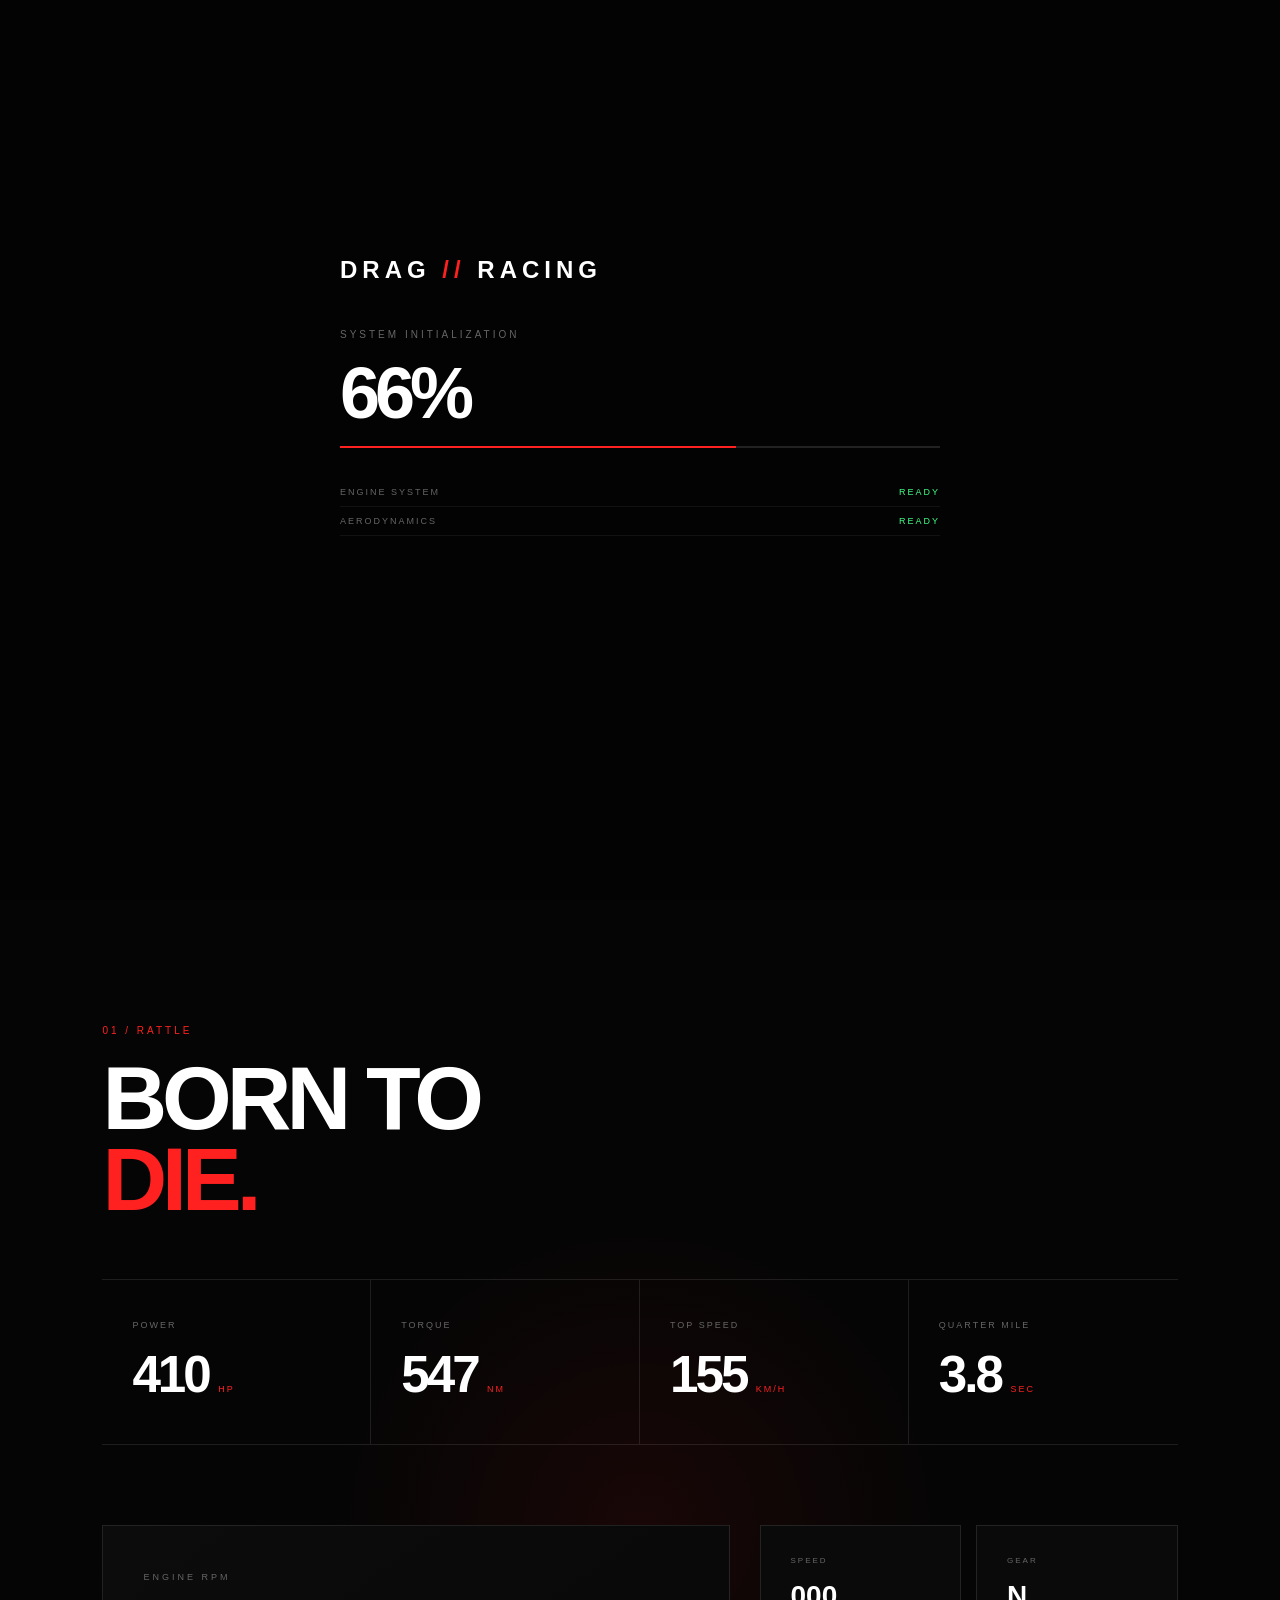
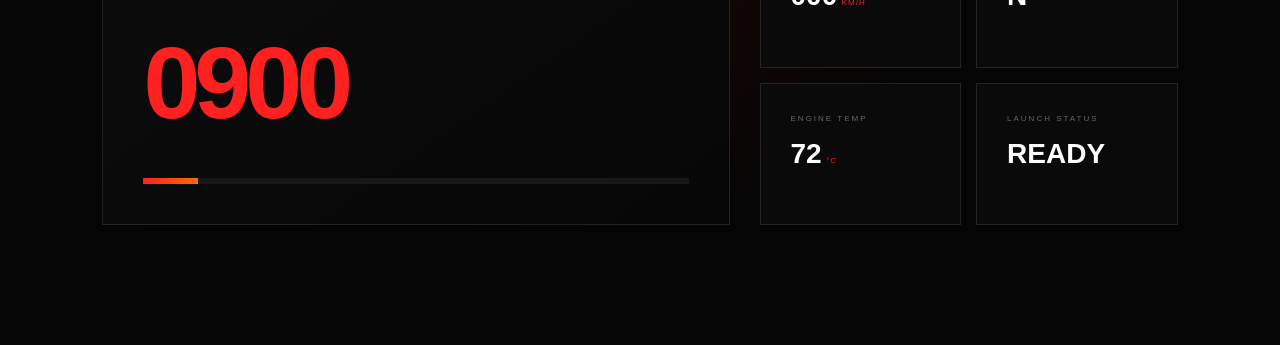
<file: index.html>
<!DOCTYPE html>
<html lang="en">
<head>
    <meta charset="UTF-8">
    <meta name="viewport" content="width=device-width, initial-scale=1.0">
    <title>DRAG // RACING</title>

    <link rel="stylesheet" href="css/style.css">
    <link rel="stylesheet" href="css/loading.css">
    <link rel="stylesheet" href="css/navbar.css">
    <link rel="stylesheet" href="css/hero.css">
    <link rel="stylesheet" href="css/performance.css">
</head>

<body>
    <div id="loading-screen">
        <div class="loading-container">
            <div class="loading-logo">
                DRAG <span>//</span> RACING
            </div>
            <div class="loading-info">
                <p>SYSTEM INITIALIZATION</p>
                <div class="loading-number">
                    <span id="loading-number">00</span>%
                </div>
            </div>
            <div class="loading-bar">
                <div id="loading-progress"></div>
            </div>
            <div class="system-checks">
                <div>
                    <span>ENGINE SYSTEM</span>
                    <strong>READY</strong>
                </div>
                <div>
                    <span>AERODYNAMICS</span>
                    <strong>READY</strong>
                </div>
            </div>
            <div id="system-ready">
                SYSTEM READY
            </div>
            <button id="enter-site">
                ENTER
            </button>
        </div>
    </div>
    <header id="navbar">
        <div class="nav-logo">
            DRAG <span>//</span> RACING
        </div>
        <nav class="nav-links">
            <a href="#hero">
                HOME
            </a>
            <a href="explore.html">
                MACHINES
            </a>
            <a href="#performance">
                PERFORMANCE
            </a>
        </nav>
    </header>
    <main>
        <section id="hero">
            <div class="race-background">
            <div class="race-sky"></div>
            <div class="race-horizon"></div>
            <div class="race-road">
                <div class="road-lines"></div>
            </div>
            <div class="road-glow"></div>
            <div class="speed-streaks">
                <span></span>
                <span></span>
                <span></span>
                <span></span>
                <span></span>
                <span></span>
                <span></span>
                <span></span>
                <span></span>
                <span></span>
            </div>
            </div>
            <div class="hero-grid"></div>
            <div class="hero-content">
                <div class="hero-label">
                    <span></span>
                    HIGH PERFORMANCE DRAG RACING
                </div>
                <h1>
                    BUILT
                    <br>
                    <span>FOR THE RACE.</span>
                </h1>
                <p>LET'S MOVE INTO THE WORLD OF RACING!!</p>
                <div class="hero-buttons">
                    <button class="primary-button">
                        EXPLORE THE CAR
                    </button>
                    <button type="button" class="secondary-button" id="engine-button">
                        START ENGINE
                    </button>
                </div>
                <div class="gear-controls">
                    <span>
                        GEAR CONTROL
                    </span>
                    <div class="gear-keys">
                        <div>
                            N
                        </div>
                        <div>
                            1
                        </div>
                        <div>
                            2
                        </div>
                        <div>
                            3
                        </div>
                        <div>
                            4
                        </div>
                        <div>
                            5
                        </div>
                        <div>
                            6
                        </div>
                    </div>
                    <p>
                        PRESS 1–6 TO SHIFT
                    </p>
                </div>
            </div>
            <div class="hero-car-container">
                <div class="car-glow"></div>
                <div class="drag-car">
                    <img
                        src="assets/images/ferrari.png"
                        alt="Ferrari drag racing car"
                    >
                    <div class="exhaust-glow"></div>
                </div>
                <div class="hero-telemetry">
                    <div>
                        <span>
                            POWER
                        </span>
                        <strong id="hero-power">
                            900
                        </strong>
                        <small>
                            HP
                        </small>
                    </div>
                    <div>
                        <span>
                            SPEED
                        </span>
                        <strong id="hero-speed">
                            000
                        </strong>
                        <small>
                            KM/H
                        </small>
                    </div>
                    <div>
                        <span>
                            RPM
                        </span>
                        <strong id="hero-rpm">
                            0900
                        </strong>
                        <small>
                            RPM
                        </small>
                    </div>
                    <div>
                        <span>
                            GEAR
                        </span>
                        <strong id="hero-gear">
                            N
                        </strong>
                        <small>
                            SHIFT
                        </small>
                    </div>
                </div>
            </div>
        </section>
        <section id="performance">
            <div class="performance-header">
                <span>
                    01 / RATTLE
                </span>
                <h2>
                    BORN TO
                    <strong>
                        DIE.
                    </strong>
                </h2>
            </div>
            <div class="performance-stats">
                <div class="performance-stat">
                    <span>
                        POWER
                    </span>
                    <strong data-target="900">
                        0
                    </strong>
                    <small>
                        HP
                    </small>
                </div>
                <div class="performance-stat">
                    <span>
                        TORQUE
                    </span>
                    <strong data-target="1200">
                        0
                    </strong>
                    <small>
                        NM
                    </small>
                </div>
                <div class="performance-stat">
                    <span>
                        TOP SPEED
                    </span>
                    <strong data-target="340">
                        0
                    </strong>
                    <small>
                        KM/H
                    </small>
                </div>
                <div class="performance-stat">
                    <span>
                        QUARTER MILE
                    </span>
                    <strong data-target="8.4">
                        0
                    </strong>
                    <small>
                        SEC
                    </small>
                </div>
            </div>
            <div class="telemetry">
                <div class="rpm-panel">
                    <span class="panel-label">
                        ENGINE RPM
                    </span>
                    <div class="rpm-number">
                        <span id="rpm-value">
                            0900
                        </span>
                    </div>
                    <div class="rpm-bar">
                        <div id="rpm-progress"></div>
                    </div>
                </div>
                <div class="dashboard-data">
                    <div class="dashboard-box">
                        <span>
                            SPEED
                        </span>
                        <strong id="speed-value">
                            000
                        </strong>
                        <small>
                            KM/H
                        </small>
                    </div>
                    <div class="dashboard-box">
                        <span>
                            GEAR
                        </span>
                        <strong id="gear-value">
                            N
                        </strong>
                    </div>
                    <div class="dashboard-box">
                        <span>
                            ENGINE TEMP
                        </span>
                        <strong id="temperature-value">
                            72
                        </strong>
                        <small>
                            °C
                        </small>
                    </div>
                    <div class="dashboard-box">
                        <span>
                            LAUNCH STATUS
                        </span>
                        <strong id="launch-status">
                            READY
                        </strong>
                    </div>
                </div>
            </div>
        </section>
    </main>
    <script src="js/loading.js"></script>
    <script src="js/navbar.js"></script>
    <script src="js/hero.js"></script>
    <script src="js/performance.js"></script>
    <script src="js/telemetry.js"></script>
</body>
</html>
</file>
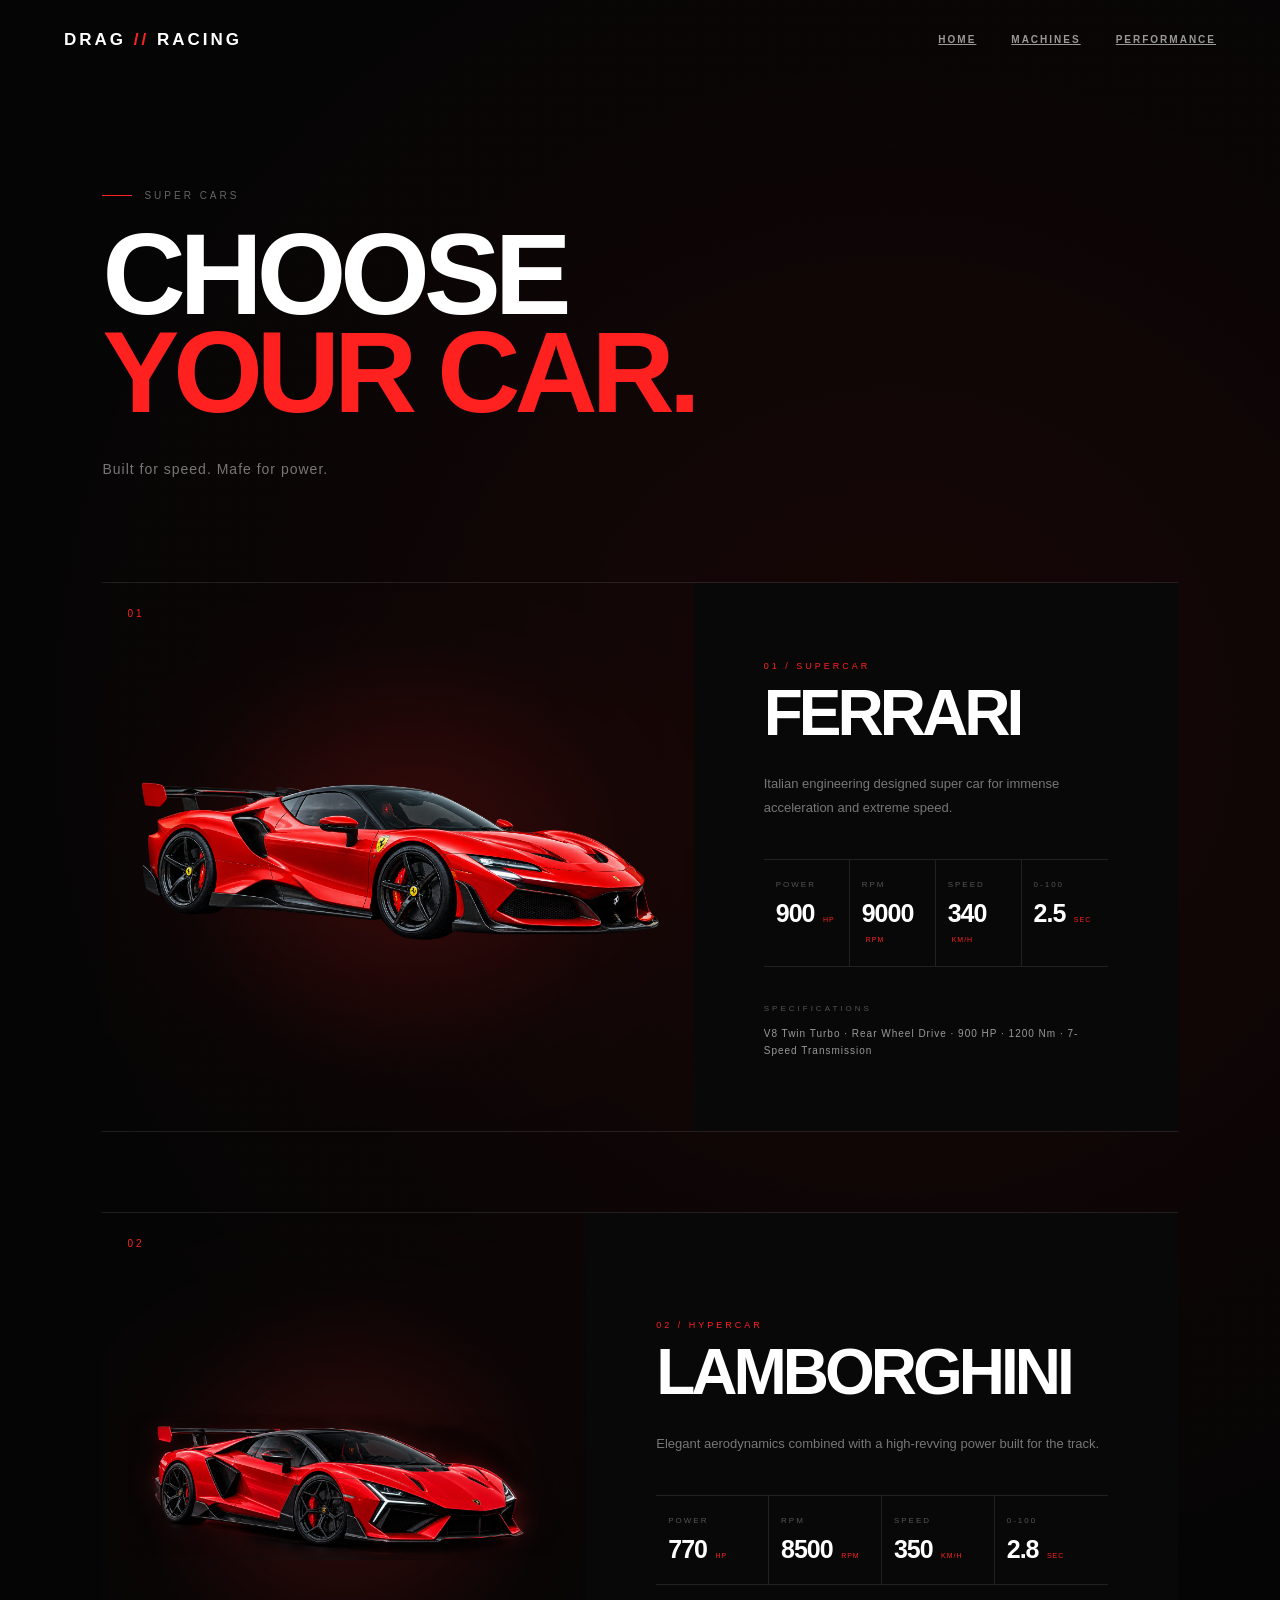
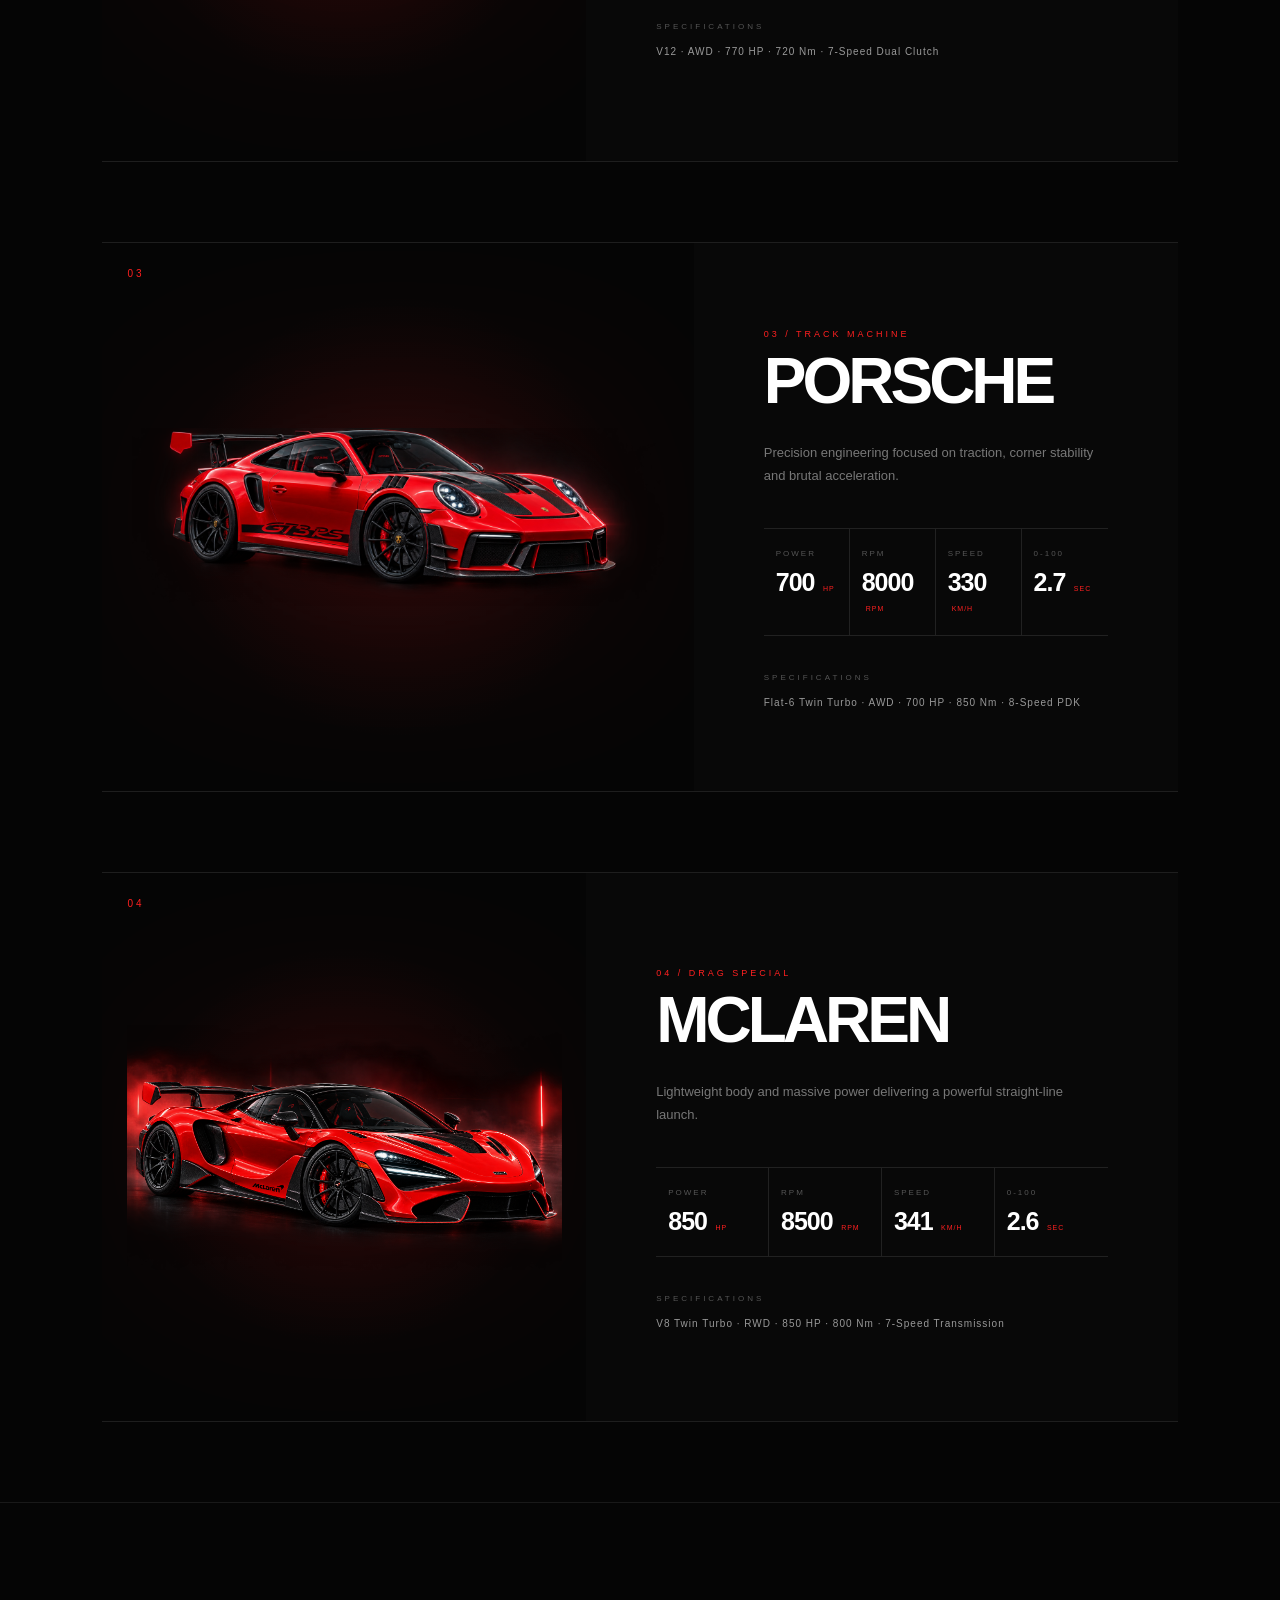
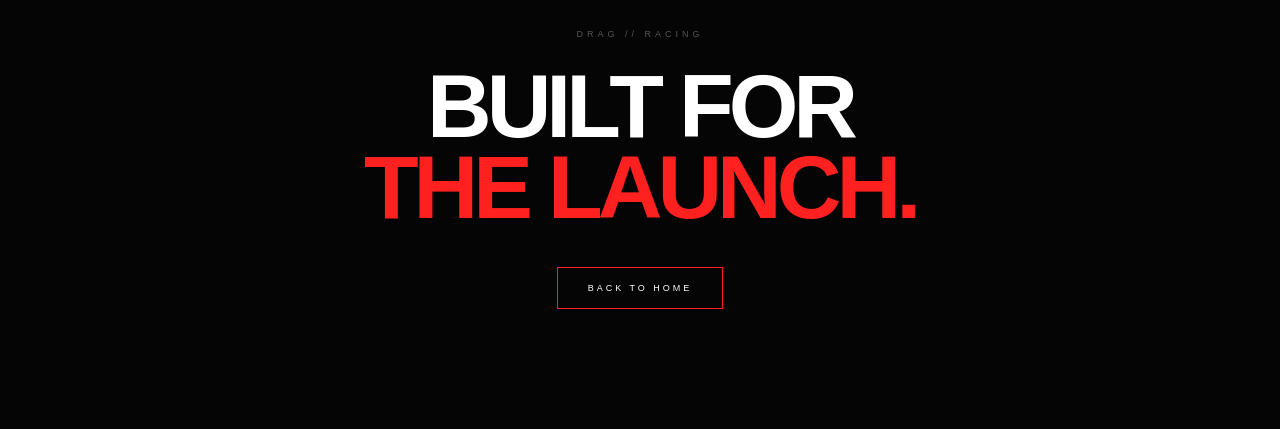
<file: explore.html>
<!DOCTYPE html>
<html lang="en">
<head>
    <meta charset="UTF-8">
    <meta name="viewport" content="width=device-width, initial-scale=1.0">

    <title>DRAG // MACHINES</title>

    <link rel="stylesheet" href="css/style.css">
    <link rel="stylesheet" href="css/navbar.css">
    <link rel="stylesheet" href="css/explore.css">
</head>

<body>

<header id="navbar">

    <div class="nav-logo">
        DRAG <span>//</span> RACING
    </div>

    <nav class="nav-links">

        <a href="index.html">
            HOME
        </a>

        <a href="explore.html">
            MACHINES
        </a>

        <a href="index.html#performance">
            PERFORMANCE
        </a>

    </nav>
</header>


<main class="machines-page">

    <section class="machines-hero">

        <div class="machines-label">
            <span></span>
            SUPER CARS
        </div>

        <h1>
            CHOOSE
            <span>YOUR CAR.</span>
        </h1>

        <p>
            Built for speed. Mafe for power.
        </p>

    </section>


    <section class="cars-section">

        <div class="car-card">

            <div class="car-number">
                01
            </div>

            <div class="car-image">
                <img
                    src="assets/images/ferrari.png"
                    alt="Ferrari racing car"
                >
            </div>

            <div class="car-info">

                <div class="car-title">
                    <span>01 / SUPERCAR</span>
                    <h2>FERRARI</h2>
                </div>

                <div class="car-description">
                    Italian engineering designed super car
                    for immense acceleration and extreme speed.
                </div>

                <div class="car-specs">

                    <div>
                        <span>POWER</span>
                        <strong>900</strong>
                        <small>HP</small>
                    </div>

                    <div>
                        <span>RPM</span>
                        <strong>9000</strong>
                        <small>RPM</small>
                    </div>

                    <div>
                        <span>SPEED</span>
                        <strong>340</strong>
                        <small>KM/H</small>
                    </div>

                    <div>
                        <span>0-100</span>
                        <strong>2.5</strong>
                        <small>SEC</small>
                    </div>

                </div>

                <div class="specification">

                    <span>SPECIFICATIONS</span>

                    <p>
                        V8 Twin Turbo · Rear Wheel Drive ·
                        900 HP · 1200 Nm · 7-Speed Transmission
                    </p>

                </div>

            </div>

        </div>


        <div class="car-card reverse">

            <div class="car-number">
                02
            </div>

            <div class="car-image">
                <img
                    src="assets/images/lamborghini.png"
                    alt="Lamborghini racing car"
                >
            </div>

            <div class="car-info">

                <div class="car-title">
                    <span>02 / HYPERCAR</span>
                    <h2>LAMBORGHINI</h2>
                </div>

                <div class="car-description">
                    Elegant aerodynamics combined with a
                    high-revving power built for the track.
                </div>

                <div class="car-specs">

                    <div>
                        <span>POWER</span>
                        <strong>770</strong>
                        <small>HP</small>
                    </div>

                    <div>
                        <span>RPM</span>
                        <strong>8500</strong>
                        <small>RPM</small>
                    </div>

                    <div>
                        <span>SPEED</span>
                        <strong>350</strong>
                        <small>KM/H</small>
                    </div>

                    <div>
                        <span>0-100</span>
                        <strong>2.8</strong>
                        <small>SEC</small>
                    </div>

                </div>

                <div class="specification">

                    <span>SPECIFICATIONS</span>

                    <p>
                        V12 · AWD · 770 HP · 720 Nm ·
                        7-Speed Dual Clutch
                    </p>

                </div>

            </div>

        </div>


        <div class="car-card">

            <div class="car-number">
                03
            </div>

            <div class="car-image">
                <img
                    src="assets/images/porsche.png"
                    alt="Porsche racing car"
                >
            </div>

            <div class="car-info">

                <div class="car-title">
                    <span>03 / TRACK MACHINE</span>
                    <h2>PORSCHE</h2>
                </div>

                <div class="car-description">
                    Precision engineering focused on traction,
                    corner stability and brutal acceleration.
                </div>

                <div class="car-specs">

                    <div>
                        <span>POWER</span>
                        <strong>700</strong>
                        <small>HP</small>
                    </div>

                    <div>
                        <span>RPM</span>
                        <strong>8000</strong>
                        <small>RPM</small>
                    </div>

                    <div>
                        <span>SPEED</span>
                        <strong>330</strong>
                        <small>KM/H</small>
                    </div>

                    <div>
                        <span>0-100</span>
                        <strong>2.7</strong>
                        <small>SEC</small>
                    </div>

                </div>

                <div class="specification">

                    <span>SPECIFICATIONS</span>

                    <p>
                        Flat-6 Twin Turbo · AWD · 700 HP ·
                        850 Nm · 8-Speed PDK
                    </p>

                </div>

            </div>

        </div>


        <div class="car-card reverse">

            <div class="car-number">
                04
            </div>

            <div class="car-image">
                <img
                    src="assets/images/mclaren.png"
                    alt="McLaren racing car"
                >
            </div>

            <div class="car-info">

                <div class="car-title">
                    <span>04 / DRAG SPECIAL</span>
                    <h2>MCLAREN</h2>
                </div>

                <div class="car-description">
                    Lightweight body and massive power
                    delivering a powerful straight-line launch.
                </div>

                <div class="car-specs">

                    <div>
                        <span>POWER</span>
                        <strong>850</strong>
                        <small>HP</small>
                    </div>

                    <div>
                        <span>RPM</span>
                        <strong>8500</strong>
                        <small>RPM</small>
                    </div>

                    <div>
                        <span>SPEED</span>
                        <strong>341</strong>
                        <small>KM/H</small>
                    </div>

                    <div>
                        <span>0-100</span>
                        <strong>2.6</strong>
                        <small>SEC</small>
                    </div>

                </div>

                <div class="specification">

                    <span>SPECIFICATIONS</span>

                    <p>
                        V8 Twin Turbo · RWD · 850 HP ·
                        800 Nm · 7-Speed Transmission
                    </p>

                </div>

            </div>

        </div>

    </section>


    <section class="machines-footer">

        <span>DRAG // RACING</span>

        <h2>
            BUILT FOR
            <strong>THE LAUNCH.</strong>
        </h2>

        <a href="index.html">
            BACK TO HOME
        </a>

    </section>

</main>


<script src="js/navbar.js"></script>

</body>
</html>
</file>
<file: css/style.css>
* {
    margin: 0;
    padding: 0;
    box-sizing: border-box;
}

html {
    scroll-behavior: smooth;
}

body {
    background: #050505;
    color: #fff;
    font-family: Arial, Helvetica, sans-serif;
    overflow-x: hidden;
}

button {
    font-family: inherit;
    cursor: pointer;
}

#main-content {
    min-height: 100vh;
    display: flex;
    align-items: center;
    justify-content: center;
}

#main-content h1 {
    margin-top: 60px;
    font-size: clamp(40px, 8vw, 120px);
    font-weight: 800;
    letter-spacing: -4px;
}

::selection {
    background: #ff2020;
    color: #fff;
}

::-webkit-scrollbar {
    width: 6px;
}

::-webkit-scrollbar-track {
    background: #050505;
}

::-webkit-scrollbar-thumb {
    background: #ff2020;
}
html,
body {
    cursor: url("../assets/gear.svg") 20 20, auto;
}

button,
a {
    cursor: url("../assets/gear.svg") 20 20, pointer;
}
</file>
<file: css/loading.css>
#loading-screen {
    position: fixed;
    inset: 0;
    z-index: 9999;
    display: flex;
    align-items: center;
    justify-content: center;
    background: #030303;
    opacity: 1;
    visibility: visible;
    pointer-events: auto;
    transition: opacity 1s ease, visibility 1s ease;
}

.loading-container {
    width: min(600px, 85%);
}

.loading-logo {
    margin-bottom: 45px;
    font-size: 24px;
    font-weight: 800;
    letter-spacing: 5px;
}

.loading-logo span {
    color: #ff2020;
}

.loading-info p {
    margin-bottom: 12px;
    color: #666;
    font-size: 10px;
    letter-spacing: 3px;
}

.loading-number {
    margin-bottom: 12px;
    font-size: 72px;
    font-weight: 800;
    letter-spacing: -5px;
}

.loading-bar {
    width: 100%;
    height: 2px;
    background: #222;
}

#loading-progress {
    width: 0;
    height: 100%;
    background: #ff2020;
    transition: width 0.1s linear;
}

.system-checks {
    margin-top: 30px;
}

.system-checks div {
    display: flex;
    justify-content: space-between;
    padding: 9px 0;
    border-bottom: 1px solid rgba(255, 255, 255, 0.06);
    color: #666;
    font-size: 9px;
    letter-spacing: 2px;
}

.system-checks strong {
    color: #42ff88;
    font-weight: 500;
}

#system-ready {
    margin-top: 30px;
    color: #ff2020;
    font-size: 11px;
    letter-spacing: 4px;
    opacity: 0;
    transform: translateY(10px);
    transition: 0.5s ease;
}

#enter-site {
    margin-top: 25px;
    padding: 14px 35px;
    border: 1px solid #ff2020;
    background: transparent;
    color: #fff;
    font-size: 10px;
    letter-spacing: 3px;
    opacity: 0;
    transform: translateY(10px);
    transition: 0.5s ease;
    cursor: pointer;
}

#enter-site:hover {
    background: #ff2020;
    transform: translateY(-2px);
}

#loading-screen.hide {
    opacity: 0;
    visibility: hidden;
    pointer-events: none;
}
</file>
<file: css/navbar.css>
#navbar {
    position: fixed;
    top: 0;
    left: 0;
    width: 100%;
    height: 80px;
    z-index: 1000;
    display: flex;
    align-items: center;
    justify-content: space-between;
    padding: 0 5%;
    border-bottom: 1px solid transparent;
    transition: 0.4s ease;
}

#navbar.scrolled {
    background: rgba(5, 5, 5, 0.85);
    border-bottom: 1px solid rgba(255, 255, 255, 0.1);
    backdrop-filter: blur(15px);
}

.nav-logo {
    font-size: 17px;
    font-weight: 800;
    letter-spacing: 3px;
    white-space: nowrap;
}

.nav-logo span {
    color: #ff2020;
}

.nav-links {
    display: flex;
    align-items: center;
    gap: 35px;
}

.nav-links a {
    position: relative;
    color: #999;
    font-size: 10px;
    font-weight: 600;
    letter-spacing: 2px;
    transition: 0.3s ease;
}

.nav-links a::after {
    content: "";
    position: absolute;
    left: 0;
    bottom: -8px;
    width: 0;
    height: 1px;
    background: #ff2020;
    transition: 0.3s ease;
}

.nav-links a:hover {
    color: #fff;
    transform: translateY(-2px);
}

.nav-links a:hover::after {
    width: 100%;
}

.nav-right {
    display: flex;
    align-items: center;
    gap: 25px;
}

.live-status {
    display: flex;
    align-items: center;
    gap: 8px;
    color: #aaa;
    font-size: 9px;
    font-weight: 600;
    letter-spacing: 2px;
}

.live-status span {
    width: 6px;
    height: 6px;
    border-radius: 50%;
    background: #ff2020;
    box-shadow: 0 0 10px #ff2020;
    animation: livePulse 1.5s infinite;
}

.menu-button {
    width: 38px;
    height: 38px;
    border: 1px solid rgba(255, 255, 255, 0.2);
    background: transparent;
    color: #fff;
    font-size: 16px;
    transition: 0.3s ease;
}

.menu-button:hover {
    border-color: #ff2020;
    color: #ff2020;
}
</file>
<file: css/hero.css>
#hero {
    min-height: 100vh;
    position: relative;
    display: flex;
    align-items: center;
    overflow: hidden;
    background:
        radial-gradient(
            circle at 75% 45%,
            rgba(255, 20, 20, 0.14),
            transparent 30%
        ),
        linear-gradient(
            120deg,
            #050505 0%,
            #090909 55%,
            #020202 100%
        );
}

.race-background {
    position: absolute;
    inset: 0;
    z-index: 0;
    overflow: hidden;
    pointer-events: none;
}

.race-sky {
    position: absolute;
    inset: 0;
    z-index: 0;
    background:
        radial-gradient(
            circle at 70% 35%,
            rgba(255, 40, 20, 0.12),
            transparent 25%
        ),
        linear-gradient(
            to bottom,
            #020202 0%,
            #080808 55%,
            #111111 100%
        );
}

.race-horizon {
    position: absolute;
    left: 0;
    right: 0;
    bottom: 38%;
    height: 1px;
    z-index: 3;
    background: rgba(255, 255, 255, 0.12);
    box-shadow:
        0 0 30px rgba(255, 32, 32, 0.25);
}

.race-road {
    position: absolute;
    left: -20%;
    right: -20%;
    bottom: -30%;
    height: 70%;
    z-index: 1;
    transform: perspective(600px) rotateX(62deg);
    transform-origin: center bottom;
    background:
        linear-gradient(
            90deg,
            transparent 0%,
            rgba(255, 255, 255, 0.025) 49.5%,
            rgba(255, 255, 255, 0.08) 50%,
            rgba(255, 255, 255, 0.025) 50.5%,
            transparent 100%
        ),
        #080808;
}

.road-lines {
    position: absolute;
    inset: -200px 0 0;
    z-index: 2;
    background-image:
        linear-gradient(
            to bottom,
            transparent 0px,
            transparent 70px,
            rgba(255, 255, 255, 0.18) 70px,
            rgba(255, 255, 255, 0.18) 74px,
            transparent 74px,
            transparent 160px
        );
    background-size: 100% 160px;
    background-position: 0 0;
    animation: roadMove 0.8s linear infinite;
    will-change: background-position;
}

@keyframes roadMove {
    from {
        background-position: 0 0;
    }

    to {
        background-position: 0 160px;
    }
}

.road-glow {
    position: absolute;
    left: 50%;
    bottom: -10%;
    width: 45%;
    height: 45%;
    z-index: 3;
    transform: translateX(-50%);
    background: rgba(255, 32, 32, 0.08);
    filter: blur(100px);
    pointer-events: none;
}

.hero-grid {
    position: absolute;
    inset: 0;
    z-index: 2;
    opacity: 0.16;
    pointer-events: none;
    background-image:
        linear-gradient(
            rgba(255, 255, 255, 0.05) 1px,
            transparent 1px
        ),
        linear-gradient(
            90deg,
            rgba(255, 255, 255, 0.05) 1px,
            transparent 1px
        );
    background-size: 70px 70px;
    transform:
        perspective(500px)
        rotateX(60deg)
        scale(1.5);
    transform-origin: center bottom;
    will-change: transform;
}

.hero-grid::after {
    content: "";
    position: absolute;
    inset: 0;
    background:
        linear-gradient(
            to top,
            #050505,
            transparent 60%
        );
}

.hero-content {
    position: relative;
    z-index: 30;
    width: 50%;
    margin-left: 8%;
    padding-top: 70px;
    will-change: transform;
}

.hero-label {
    display: flex;
    align-items: center;
    gap: 10px;
    margin-bottom: 25px;
    color: #777;
    font-size: 10px;
    letter-spacing: 3px;
}

.hero-label span {
    width: 28px;
    height: 1px;
    background: #ff2020;
}

.hero-content h1 {
    margin: 0;
    font-size: clamp(60px, 8vw, 125px);
    line-height: 0.85;
    font-weight: 900;
    letter-spacing: -6px;
}

.hero-content h1 span {
    color: #ff2020;
}

.hero-content > p {
    max-width: 450px;
    margin-top: 30px;
    color: #888;
    font-size: 14px;
    line-height: 1.8;
    letter-spacing: 1px;
}

.hero-buttons {
    position: relative;
    z-index: 100;
    display: flex;
    gap: 15px;
    margin-top: 35px;
}

.hero-buttons button {
    position: relative;
    z-index: 101;
    padding: 16px 25px;
    border: 1px solid rgba(255, 255, 255, 0.2);
    background: transparent;
    color: #fff;
    font-family: inherit;
    font-size: 9px;
    font-weight: 600;
    letter-spacing: 2px;
    cursor: pointer;
    transition:
        background 0.3s ease,
        color 0.3s ease,
        border-color 0.3s ease,
        transform 0.3s ease,
        box-shadow 0.3s ease;
    pointer-events: auto;
}

.primary-button {
    background: #ff2020 !important;
    border-color: #ff2020 !important;
    color: #fff !important;
}

.primary-button:hover {
    background: #d90000 !important;
    border-color: #d90000 !important;
    transform: translateY(-3px);
    box-shadow:
        0 10px 30px rgba(255, 32, 32, 0.25);
}

.secondary-button {
    background: transparent;
    border-color: #ff2020 !important;
    color: #ff2020;
}

.secondary-button:hover {
    background: #ff2020;
    color: #fff;
    transform: translateY(-3px);
}

.secondary-button.engine-active {
    background: #ff2020 !important;
    border-color: #ff2020 !important;
    color: #fff !important;
    box-shadow:
        0 0 30px rgba(255, 32, 32, 0.35);
}

.gear-controls {
    position: relative;
    z-index: 100;
    margin-top: 30px;
}

.gear-controls > span {
    color: #555;
    font-size: 8px;
    letter-spacing: 3px;
}

.gear-keys {
    display: flex;
    gap: 6px;
    margin-top: 10px;
}

.gear-keys div {
    width: 34px;
    height: 34px;
    display: flex;
    align-items: center;
    justify-content: center;
    border: 1px solid #333;
    background: #0b0b0b;
    color: #777;
    font-size: 9px;
    cursor: pointer;
    user-select: none;
    transition:
        background 0.2s ease,
        color 0.2s ease,
        border-color 0.2s ease,
        box-shadow 0.2s ease;
    pointer-events: auto;
}

.gear-keys div:hover {
    border-color: #ff2020;
    color: #fff;
}

.gear-keys div.active {
    border-color: #ff2020;
    background: #ff2020;
    color: #fff;
    box-shadow:
        0 0 15px rgba(255, 32, 32, 0.4);
}

.gear-controls p {
    margin-top: 8px;
    color: #444;
    font-size: 7px;
    letter-spacing: 2px;
}

.hero-car-container {
    position: absolute;
    right: 2%;
    bottom: 11%;
    width: 55%;
    height: 60%;
    z-index: 15;
    display: flex;
    align-items: center;
    justify-content: center;
    pointer-events: none;
}

.car-glow {
    position: absolute;
    width: 60%;
    height: 30%;
    z-index: 1;
    background: #ff2020;
    filter: blur(100px);
    opacity: 0.12;
    transform: rotate(-8deg);
    transition:
        opacity 0.3s ease,
        transform 0.3s ease;
    pointer-events: none;
}

.drag-car {
    position: relative;
    z-index: 5;
    width: 600px;
    height: 350px;
    display: flex;
    align-items: center;
    justify-content: center;
    opacity: 1;
    visibility: visible;
    transform: translateX(0) skewX(-5deg);
    transition: margin-left 0.08s linear;
    will-change: transform, margin-left;
    pointer-events: none;
}

.drag-car img {
    display: block;
    width: 100%;
    height: 100%;
    object-fit: contain;
    object-position: center;
    user-select: none;
    pointer-events: none;
    -webkit-user-drag: none;
    visibility: visible;
    opacity: 1;
}

.exhaust-glow {
    position: absolute;
    left: 3%;
    bottom: 30%;
    width: 75px;
    height: 25px;
    z-index: 6;
    background: #ff2020;
    filter: blur(20px);
    opacity: 0.35;
    transition: opacity 0.3s ease;
    pointer-events: none;
}

.drag-car.hero-engine-start {
    animation: engineShake 0.12s infinite;
}

@keyframes engineShake {
    0% {
        transform:
            translateX(var(--car-x, 0px))
            skewX(-5deg);
    }

    25% {
        transform:
            translateX(
                calc(var(--car-x, 0px) - 2px)
            )
            skewX(-5deg);
    }

    50% {
        transform:
            translateX(
                calc(var(--car-x, 0px) + 2px)
            )
            skewX(-5deg);
    }

    75% {
        transform:
            translateX(
                calc(var(--car-x, 0px) - 1px)
            )
            skewX(-5deg);
    }

    100% {
        transform:
            translateX(var(--car-x, 0px))
            skewX(-5deg);
    }
}

.drag-car.driving {
    animation: drivingShake 0.12s infinite alternate;
}

@keyframes drivingShake {
    from {
        transform:
            translateX(var(--car-x, 0px))
            skewX(-5deg);
    }

    to {
        transform:
            translateX(
                calc(var(--car-x, 0px) + 4px)
            )
            skewX(-5deg);
    }
}

#hero.engine-running .car-glow {
    opacity: 0.25;
    animation:
        glowPulse 0.35s infinite alternate;
}

@keyframes glowPulse {
    from {
        transform:
            rotate(-8deg)
            scale(0.9);
    }

    to {
        transform:
            rotate(-8deg)
            scale(1.1);
    }
}

#hero.engine-running .race-horizon {
    box-shadow:
        0 0 25px rgba(255, 32, 32, 0.4),
        0 0 60px rgba(255, 32, 32, 0.2);
}

#hero.engine-running .road-lines {
    animation-duration: 0.18s;
}

#hero.engine-running .exhaust-glow {
    opacity: 0.9;
    animation:
        exhaustPulse 0.1s infinite alternate;
}

@keyframes exhaustPulse {
    from {
        transform: scaleX(0.7);
        opacity: 0.4;
    }

    to {
        transform: scaleX(1.4);
        opacity: 1;
    }
}

.hero-telemetry {
    position: absolute;
    right: 5%;
    bottom: 5%;
    z-index: 40;
    display: flex;
    gap: 45px;
    will-change: transform;
    pointer-events: none;
}

.hero-telemetry div {
    display: flex;
    flex-direction: column;
    gap: 5px;
}

.hero-telemetry span {
    color: #555;
    font-size: 8px;
    letter-spacing: 2px;
}

.hero-telemetry strong {
    font-size: 25px;
    font-weight: 700;
}

.hero-telemetry small {
    color: #ff2020;
    font-size: 8px;
    letter-spacing: 2px;
}

.scroll-indicator {
    position: absolute;
    left: 8%;
    bottom: 35px;
    z-index: 40;
    display: flex;
    align-items: center;
    gap: 15px;
    color: #555;
    font-size: 8px;
    letter-spacing: 3px;
    pointer-events: none;
}

.scroll-line {
    position: relative;
    width: 60px;
    height: 1px;
    overflow: hidden;
    background: #ff2020;
}

.scroll-line::after {
    content: "";
    position: absolute;
    left: -100%;
    top: 0;
    width: 100%;
    height: 100%;
    background: #fff;
    animation: scrollLine 2s infinite;
}

@keyframes scrollLine {
    0% {
        left: -100%;
    }

    50% {
        left: 0;
    }

    100% {
        left: 100%;
    }
}

@media (max-width: 1100px) {
    .hero-content {
        width: 55%;
        margin-left: 6%;
    }

    .hero-car-container {
        right: -5%;
        width: 58%;
    }

    .drag-car {
        width: 520px;
        height: 310px;
    }

    .hero-telemetry {
        right: 4%;
        gap: 25px;
    }
}

@media (max-width: 800px) {
    #hero {
        min-height: 100vh;
        align-items: flex-start;
    }

    .hero-content {
        width: 90%;
        margin-left: 5%;
        padding-top: 120px;
    }

    .hero-content h1 {
        font-size: clamp(55px, 15vw, 90px);
    }

    .hero-car-container {
        right: -15%;
        bottom: 14%;
        width: 80%;
        height: 38%;
    }

    .drag-car {
        width: 430px;
        height: 250px;
    }

    .hero-telemetry {
        right: 5%;
        bottom: 4%;
        gap: 20px;
    }

    .hero-telemetry strong {
        font-size: 20px;
    }

    .scroll-indicator {
        display: none;
    }
}

@media (max-width: 550px) {
    .hero-content {
        padding-top: 100px;
    }

    .hero-content h1 {
        font-size: 52px;
        letter-spacing: -3px;
    }

    .hero-buttons {
        flex-wrap: wrap;
    }

    .gear-controls {
        margin-top: 20px;
    }

    .hero-car-container {
        right: -30%;
        bottom: 15%;
        width: 100%;
    }

    .drag-car {
        width: 380px;
        height: 220px;
    }

    .hero-telemetry {
        left: 5%;
        right: auto;
        bottom: 3%;
        gap: 15px;
    }

    .hero-telemetry strong {
        font-size: 17px;
    }
}

.speed-streaks {
    position: absolute;
    inset: 0;
    z-index: 4;
    pointer-events: none;
    overflow: hidden;
    opacity: 0;
    transition: opacity 0.3s ease;
}

.speed-streaks span {
    position: absolute;
    top: -20%;
    width: 2px;
    height: 120px;
    background: linear-gradient(
        to bottom,
        transparent,
        rgba(255, 255, 255, 0.7),
        transparent
    );
    filter: blur(0.5px);
    animation: speedStreakMove 0.45s linear infinite;
}

.speed-streaks span:nth-child(1) {
    left: 8%;
    animation-delay: 0.1s;
}

.speed-streaks span:nth-child(2) {
    left: 18%;
    animation-delay: 0.3s;
}

.speed-streaks span:nth-child(3) {
    left: 29%;
    animation-delay: 0.05s;
}

.speed-streaks span:nth-child(4) {
    left: 41%;
    animation-delay: 0.2s;
}

.speed-streaks span:nth-child(5) {
    left: 52%;
    animation-delay: 0.4s;
}

.speed-streaks span:nth-child(6) {
    left: 63%;
    animation-delay: 0.15s;
}

.speed-streaks span:nth-child(7) {
    left: 74%;
    animation-delay: 0.35s;
}

.speed-streaks span:nth-child(8) {
    left: 82%;
    animation-delay: 0.08s;
}

.speed-streaks span:nth-child(9) {
    left: 91%;
    animation-delay: 0.25s;
}

.speed-streaks span:nth-child(10) {
    left: 96%;
    animation-delay: 0.45s;
}

@keyframes speedStreakMove {
    from {
        transform: translateY(-150px) scaleY(0.5);
        opacity: 0;
    }

    20% {
        opacity: 0.8;
    }

    80% {
        opacity: 0.8;
    }

    to {
        transform: translateY(900px) scaleY(1.5);
        opacity: 0;
    }
}

#hero.engine-running .speed-streaks {
    animation: streakIntensity 0.3s infinite alternate;
}

@keyframes streakIntensity {
    from {
        filter: blur(0);
    }

    to {
        filter: blur(1px);
    }
}
</file>
<file: css/performance.css>
#performance {
    min-height: 100vh;
    padding-bottom: 120px;
    background:
        radial-gradient(circle at 50% 60%, rgba(255, 20, 20, 0.08), transparent 35%),
        #050505;
}

.performance-header {
    padding: 120px 8% 60px;
}

.performance-header span {
    color: #ff2020;
    font-size: 10px;
    letter-spacing: 3px;
}

.performance-header h2 {
    margin-top: 20px;
    max-width: 800px;
    font-size: clamp(50px, 7vw, 100px);
    line-height: 0.9;
    letter-spacing: -5px;
}

.performance-header h2 strong {
    display: block;
    color: #ff2020;
}

.performance-stats {
    width: 84%;
    margin: auto;
    display: grid;
    grid-template-columns: repeat(4, 1fr);
    border-top: 1px solid rgba(255, 255, 255, 0.1);
    border-bottom: 1px solid rgba(255, 255, 255, 0.1);
}

.performance-stat {
    position: relative;
    padding: 40px 30px;
    border-right: 1px solid rgba(255, 255, 255, 0.1);
}

.performance-stat:last-child {
    border-right: none;
}

.performance-stat span {
    display: block;
    margin-bottom: 15px;
    color: #666;
    font-size: 9px;
    letter-spacing: 2px;
}

.performance-stat strong {
    font-size: clamp(35px, 4vw, 60px);
    font-weight: 800;
    letter-spacing: -3px;
}

.performance-stat small {
    margin-left: 5px;
    color: #ff2020;
    font-size: 9px;
    letter-spacing: 2px;
}

.telemetry {
    width: 84%;
    margin: 80px auto 0;
    display: grid;
    grid-template-columns: 1.5fr 1fr;
    gap: 30px;
}

.rpm-panel {
    position: relative;
    padding: 40px;
    min-height: 300px;
    border: 1px solid rgba(255, 255, 255, 0.1);
    background: linear-gradient(145deg, #0c0c0c, #070707);
}

.panel-label {
    color: #666;
    font-size: 9px;
    letter-spacing: 3px;
}

.rpm-number {
    margin-top: 40px;
    font-size: clamp(60px, 8vw, 110px);
    font-weight: 800;
    letter-spacing: -6px;
}

.rpm-number span {
    color: #ff2020;
}

.rpm-bar {
    position: absolute;
    left: 40px;
    right: 40px;
    bottom: 40px;
    height: 6px;
    background: #181818;
    overflow: hidden;
}

#rpm-progress {
    width: 0;
    height: 100%;
    background: linear-gradient(90deg, #ff2020, #ff6a00);
    transition: width 0.3s ease;
}

.dashboard-data {
    display: grid;
    grid-template-columns: repeat(2, 1fr);
    gap: 15px;
}

.dashboard-box {
    padding: 30px;
    border: 1px solid rgba(255, 255, 255, 0.1);
    background: #0a0a0a;
}

.dashboard-box span {
    display: block;
    margin-bottom: 15px;
    color: #666;
    font-size: 8px;
    letter-spacing: 2px;
}

.dashboard-box strong {
    font-size: 28px;
}

.dashboard-box small {
    color: #ff2020;
    font-size: 8px;
    letter-spacing: 1px;
}
</file>
<file: css/explore.css>
.machines-page {
    min-height: 100vh;
    padding-top: 80px;
    background:
        radial-gradient(
            circle at 70% 20%,
            rgba(255, 20, 20, 0.08),
            transparent 30%
        ),
        #050505;
}

.machines-hero {
    width: 84%;
    margin: auto;
    padding: 110px 0 100px;
}

.machines-label {
    display: flex;
    align-items: center;
    gap: 12px;
    color: #666;
    font-size: 10px;
    letter-spacing: 3px;
}

.machines-label span {
    width: 30px;
    height: 1px;
    background: #ff2020;
}

.machines-hero h1 {
    max-width: 900px;
    margin-top: 25px;
    font-size: clamp(60px, 9vw, 130px);
    line-height: 0.85;
    letter-spacing: -6px;
    font-weight: 900;
}

.machines-hero h1 span {
    display: block;
    color: #ff2020;
}

.machines-hero p {
    max-width: 500px;
    margin-top: 35px;
    color: #777;
    font-size: 14px;
    line-height: 1.8;
    letter-spacing: 1px;
}

.cars-section {
    width: 84%;
    margin: auto;
}

.car-card {
    position: relative;
    display: grid;
    grid-template-columns: 55% 45%;
    min-height: 550px;
    margin-bottom: 80px;
    border-top: 1px solid rgba(255, 255, 255, 0.1);
    border-bottom: 1px solid rgba(255, 255, 255, 0.1);
    overflow: hidden;
}

.car-card.reverse {
    grid-template-columns: 45% 55%;
}

.car-number {
    position: absolute;
    top: 25px;
    left: 25px;
    z-index: 5;
    color: #ff2020;
    font-size: 10px;
    letter-spacing: 3px;
}

.car-image {
    position: relative;
    display: flex;
    align-items: center;
    justify-content: center;
    min-height: 500px;
    overflow: hidden;
    background:
        radial-gradient(
            circle at center,
            rgba(255, 30, 30, 0.12),
            transparent 55%
        );
}

.car-image::before {
    content: "";
    position: absolute;
    width: 70%;
    height: 40%;
    background: #ff2020;
    filter: blur(100px);
    opacity: 0.08;
}

.car-image img {
    position: relative;
    z-index: 2;
    width: 90%;
    max-width: 650px;
    height: 380px;
    object-fit: contain;
    transition: transform 0.5s ease;
}

.car-card:hover .car-image img {
    transform: scale(1.06) translateX(8px);
}

.car-info {
    display: flex;
    flex-direction: column;
    justify-content: center;
    padding: 70px;
    background: #080808;
}

.car-title span {
    color: #ff2020;
    font-size: 9px;
    letter-spacing: 3px;
}

.car-title h2 {
    margin-top: 12px;
    font-size: clamp(40px, 5vw, 75px);
    line-height: 0.9;
    letter-spacing: -4px;
}

.car-description {
    max-width: 480px;
    margin-top: 30px;
    color: #777;
    font-size: 13px;
    line-height: 1.8;
}

.car-specs {
    display: grid;
    grid-template-columns: repeat(4, 1fr);
    margin-top: 40px;
    border-top: 1px solid rgba(255, 255, 255, 0.1);
    border-bottom: 1px solid rgba(255, 255, 255, 0.1);
}

.car-specs div {
    padding: 20px 12px;
    border-right: 1px solid rgba(255, 255, 255, 0.1);
}

.car-specs div:last-child {
    border-right: none;
}

.car-specs span {
    display: block;
    margin-bottom: 10px;
    color: #555;
    font-size: 8px;
    letter-spacing: 2px;
}

.car-specs strong {
    font-size: 25px;
    letter-spacing: -1px;
}

.car-specs small {
    margin-left: 4px;
    color: #ff2020;
    font-size: 7px;
    letter-spacing: 1px;
}

.specification {
    margin-top: 30px;
}

.specification > span {
    color: #555;
    font-size: 8px;
    letter-spacing: 3px;
}

.specification p {
    margin-top: 10px;
    color: #999;
    font-size: 10px;
    line-height: 1.7;
    letter-spacing: 1px;
}

.machines-footer {
    padding: 120px 8%;
    text-align: center;
    border-top: 1px solid rgba(255, 255, 255, 0.08);
}

.machines-footer > span {
    color: #555;
    font-size: 9px;
    letter-spacing: 4px;
}

.machines-footer h2 {
    margin: 25px 0 40px;
    font-size: clamp(45px, 7vw, 100px);
    line-height: 0.9;
    letter-spacing: -5px;
}

.machines-footer h2 strong {
    display: block;
    color: #ff2020;
}

.machines-footer a {
    display: inline-block;
    padding: 15px 30px;
    border: 1px solid #ff2020;
    color: #fff;
    font-size: 9px;
    letter-spacing: 3px;
    text-decoration: none;
    transition: 0.3s ease;
}

.machines-footer a:hover {
    background: #ff2020;
    transform: translateY(-3px);
}


@media (max-width: 900px) {

    .machines-hero {
        width: 90%;
        padding: 90px 0 70px;
    }

    .cars-section {
        width: 90%;
    }

    .car-card,
    .car-card.reverse {
        grid-template-columns: 1fr;
    }

    .car-image {
        min-height: 350px;
    }

    .car-info {
        padding: 45px 30px;
    }

}


@media (max-width: 600px) {

    .machines-page {
        padding-top: 70px;
    }

    .machines-hero h1 {
        font-size: 55px;
        letter-spacing: -3px;
    }

    .car-image {
        min-height: 280px;
    }

    .car-image img {
        width: 100%;
        height: 250px;
    }

    .car-specs {
        grid-template-columns: repeat(2, 1fr);
    }

    .car-specs div:nth-child(2) {
        border-right: none;
    }

    .car-specs div:nth-child(3),
    .car-specs div:nth-child(4) {
        border-top: 1px solid rgba(255, 255, 255, 0.1);
    }

    .car-info {
        padding: 40px 20px;
    }

}
</file>
